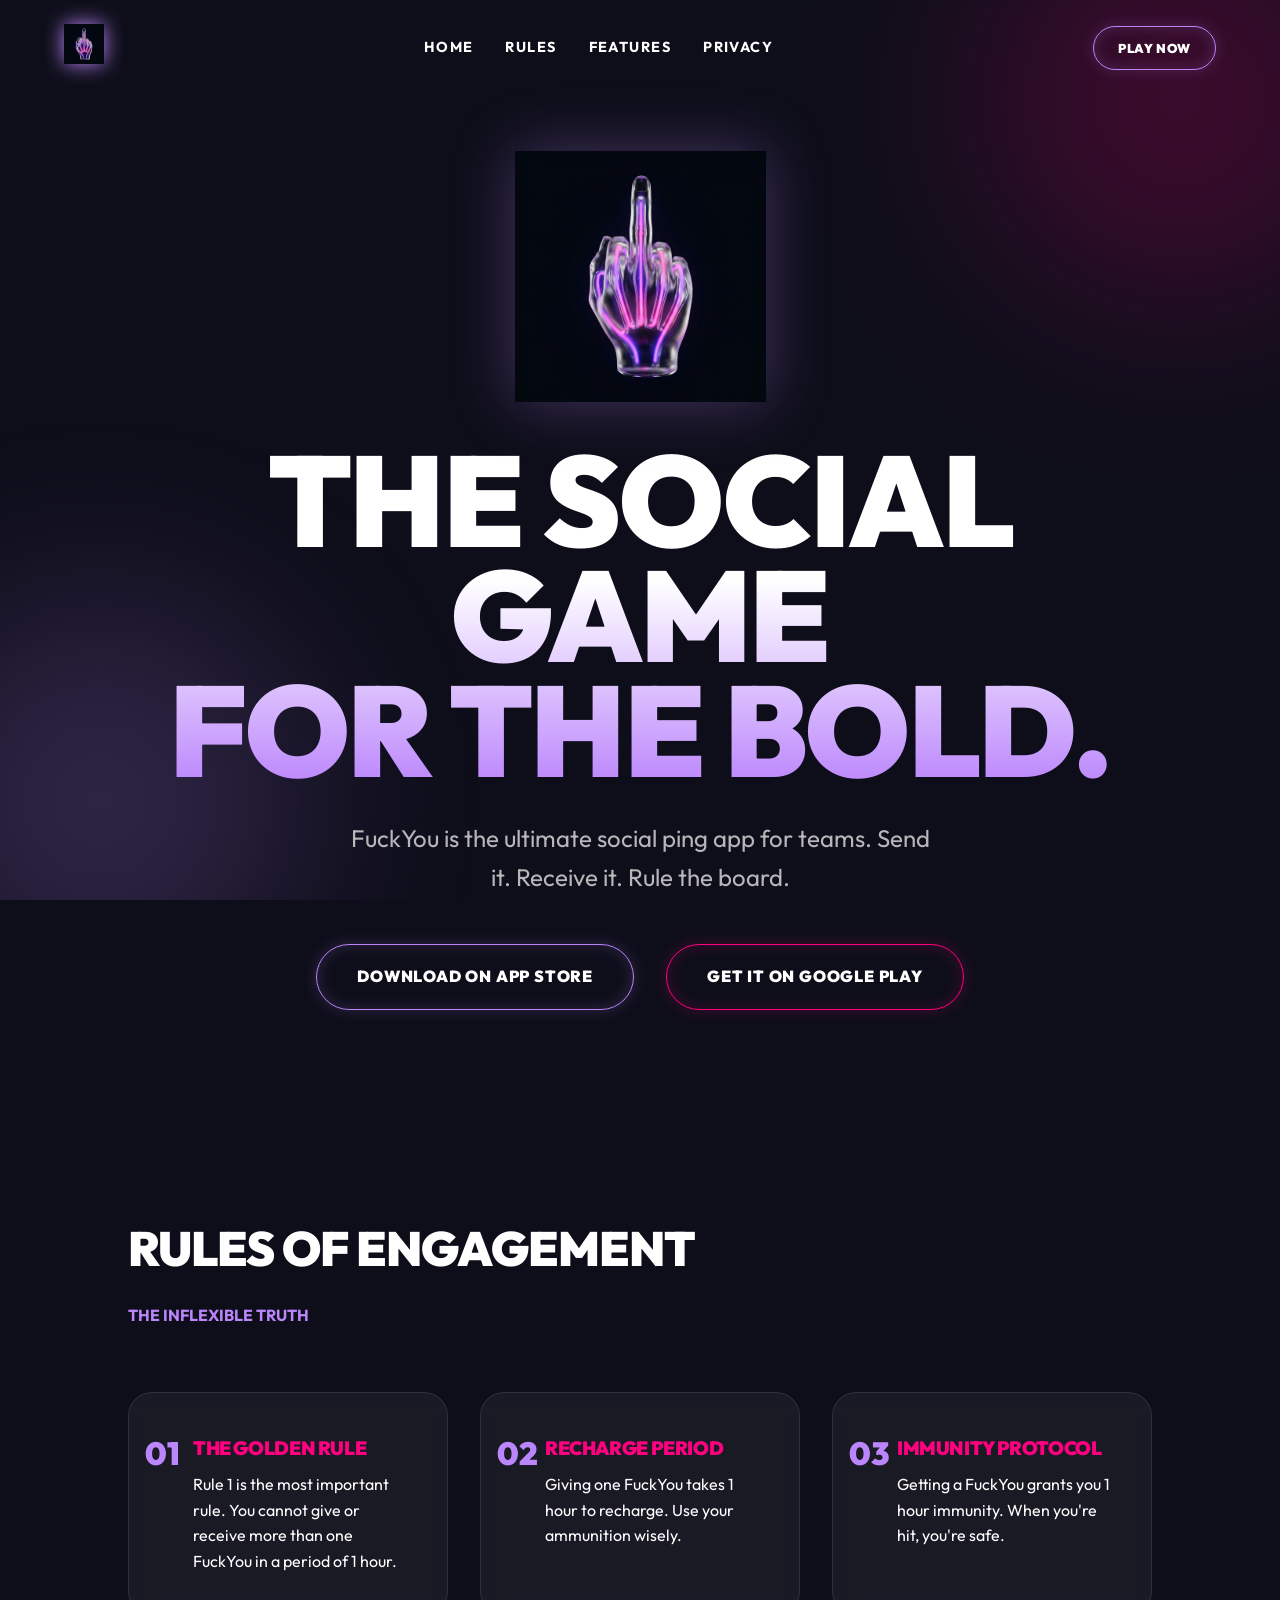
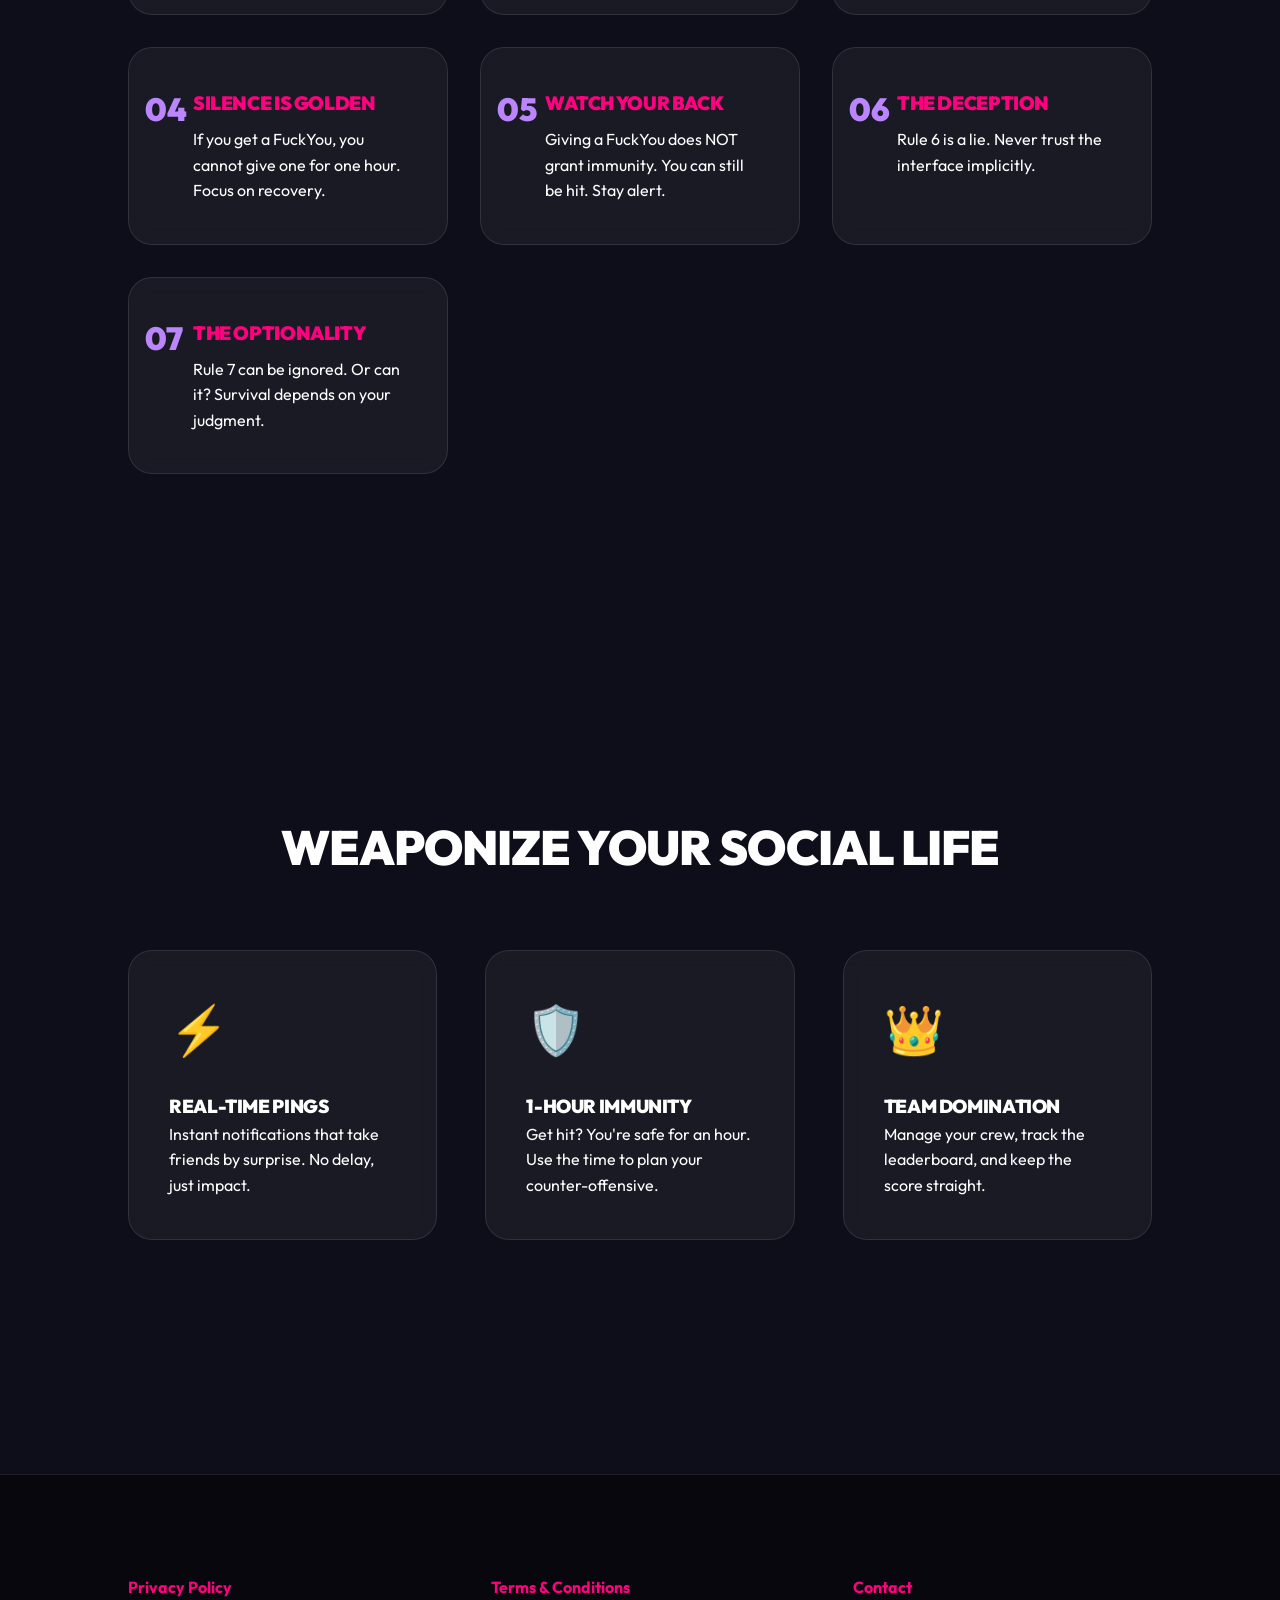
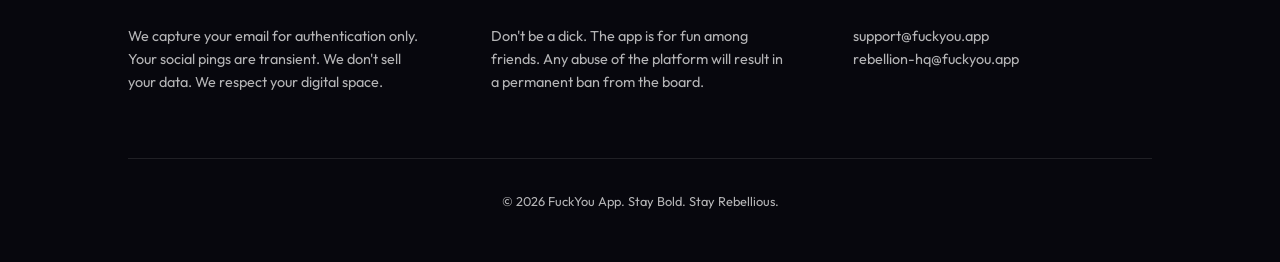
<file: index.html>
<!DOCTYPE html>
<html lang="en">

<head>
    <meta charset="UTF-8">
    <meta name="viewport" content="width=device-width, initial-scale=1.0">
    <title>FuckYou | The Social Game for the Bold</title>
    <meta name="description"
        content="FuckYou is the ultimate social ping app for teams. Send it. Receive it. Rule the board. High-stakes social gaming app.">
    <meta name="keywords" content="Social Gaming App, FuckYou App, Team Pings, Social Interaction">
    <link rel="stylesheet" href="style.css">
    <link rel="icon" type="image/png" href="assets/logo.png">
</head>

<body>
    <div class="bg-container">
        <!-- <div class="bg-image" id="parallax-bg"></div> -->
        <div class="glow-orb orb-1"></div>
        <div class="glow-orb orb-2"></div>
    </div>

    <header id="header">
        <div class="logo-container">
            <img src="assets/logo.png" alt="FuckYou Logo" class="logo-small">
        </div>
        <nav class="nav-links">
            <a href="#hero">Home</a>
            <a href="#rules">Rules</a>
            <a href="#features">Features</a>
            <a href="#legal">Privacy</a>
        </nav>
        <div class="header-cta">
            <a href="#" class="btn btn-primary" style="padding: 0.8rem 1.5rem; font-size: 0.8rem;">Play Now</a>
        </div>
    </header>

    <main>
        <!-- Hero Section -->
        <section class="hero" id="hero">
            <div class="reveal">
                <img src="assets/logo.png" alt="FuckYou Premium Logo" class="hero-logo">
                <h1 class="massive-text">The Social Game<br>for the Bold.</h1>
                <p class="subtitle">FuckYou is the ultimate social ping app for teams. Send it. Receive it. Rule the
                    board.</p>
                <div class="cta-group">
                    <a href="#" class="btn btn-primary">Download on App Store</a>
                    <a href="#" class="btn btn-secondary">Get it on Google Play</a>
                </div>
            </div>
        </section>

        <!-- Rules of Engagement Section -->
        <section class="rules" id="rules">
            <div class="reveal">
                <h2 style="font-size: 3rem; margin-bottom: 1rem;">Rules of Engagement</h2>
                <p style="color: var(--neon-purple); font-weight: 700; margin-bottom: 3rem;">THE INFLEXIBLE TRUTH</p>

                <div class="rules-grid">
                    <div class="glass-card rule-card">
                        <span class="rule-number">01</span>
                        <h3>THE GOLDEN RULE</h3>
                        <p>Rule 1 is the most important rule. You cannot give or receive more than one FuckYou in a
                            period of 1 hour.</p>
                    </div>
                    <div class="glass-card rule-card">
                        <span class="rule-number">02</span>
                        <h3>RECHARGE PERIOD</h3>
                        <p>Giving one FuckYou takes 1 hour to recharge. Use your ammunition wisely.</p>
                    </div>
                    <div class="glass-card rule-card">
                        <span class="rule-number">03</span>
                        <h3>IMMUNITY PROTOCOL</h3>
                        <p>Getting a FuckYou grants you 1 hour immunity. When you're hit, you're safe.</p>
                    </div>
                    <div class="glass-card rule-card">
                        <span class="rule-number">04</span>
                        <h3>SILENCE IS GOLDEN</h3>
                        <p>If you get a FuckYou, you cannot give one for one hour. Focus on recovery.</p>
                    </div>
                    <div class="glass-card rule-card">
                        <span class="rule-number">05</span>
                        <h3>WATCH YOUR BACK</h3>
                        <p>Giving a FuckYou does NOT grant immunity. You can still be hit. Stay alert.</p>
                    </div>
                    <div class="glass-card rule-card">
                        <span class="rule-number">06</span>
                        <h3>THE DECEPTION</h3>
                        <p>Rule 6 is a lie. Never trust the interface implicitly.</p>
                    </div>
                    <div class="glass-card rule-card">
                        <span class="rule-number">07</span>
                        <h3>THE OPTIONALITY</h3>
                        <p>Rule 7 can be ignored. Or can it? Survival depends on your judgment.</p>
                    </div>
                </div>
            </div>
        </section>

        <!-- Features Section -->
        <section class="features" id="features">
            <div class="reveal">
                <h2 style="font-size: 3rem; margin-bottom: 4rem; text-align: center;">Weaponize Your Social Life</h2>
                <div class="features-grid">
                    <div class="glass-card">
                        <span class="feature-icon">⚡</span>
                        <h3>Real-time Pings</h3>
                        <p>Instant notifications that take friends by surprise. No delay, just impact.</p>
                    </div>
                    <div class="glass-card">
                        <span class="feature-icon">🛡️</span>
                        <h3>1-Hour Immunity</h3>
                        <p>Get hit? You're safe for an hour. Use the time to plan your counter-offensive.</p>
                    </div>
                    <div class="glass-card">
                        <span class="feature-icon">👑</span>
                        <h3>Team Domination</h3>
                        <p>Manage your crew, track the leaderboard, and keep the score straight.</p>
                    </div>
                </div>
            </div>
        </section>
    </main>

    <!-- Legal Footer -->
    <footer id="legal">
        <div class="footer-content">
            <div class="footer-section">
                <h4>Privacy Policy</h4>
                <p style="color: var(--text-secondary); font-size: 0.9rem;">
                    We capture your email for authentication only. Your social pings are transient. We don't sell your
                    data. We respect your digital space.
                </p>
            </div>
            <div class="footer-section">
                <h4>Terms & Conditions</h4>
                <p style="color: var(--text-secondary); font-size: 0.9rem;">
                    Don't be a dick. The app is for fun among friends. Any abuse of the platform will result in a
                    permanent ban from the board.
                </p>
            </div>
            <div class="footer-section">
                <h4>Contact</h4>
                <p style="color: var(--text-secondary); font-size: 0.9rem;">
                    support@fuckyou.app<br>
                    rebellion-hq@fuckyou.app
                </p>
            </div>
        </div>
        <div class="footer-bottom">
            <p>&copy; 2026 FuckYou App. Stay Bold. Stay Rebellious.</p>
        </div>
    </footer>

    <script src="script.js"></script>
</body>

</html>
</file>
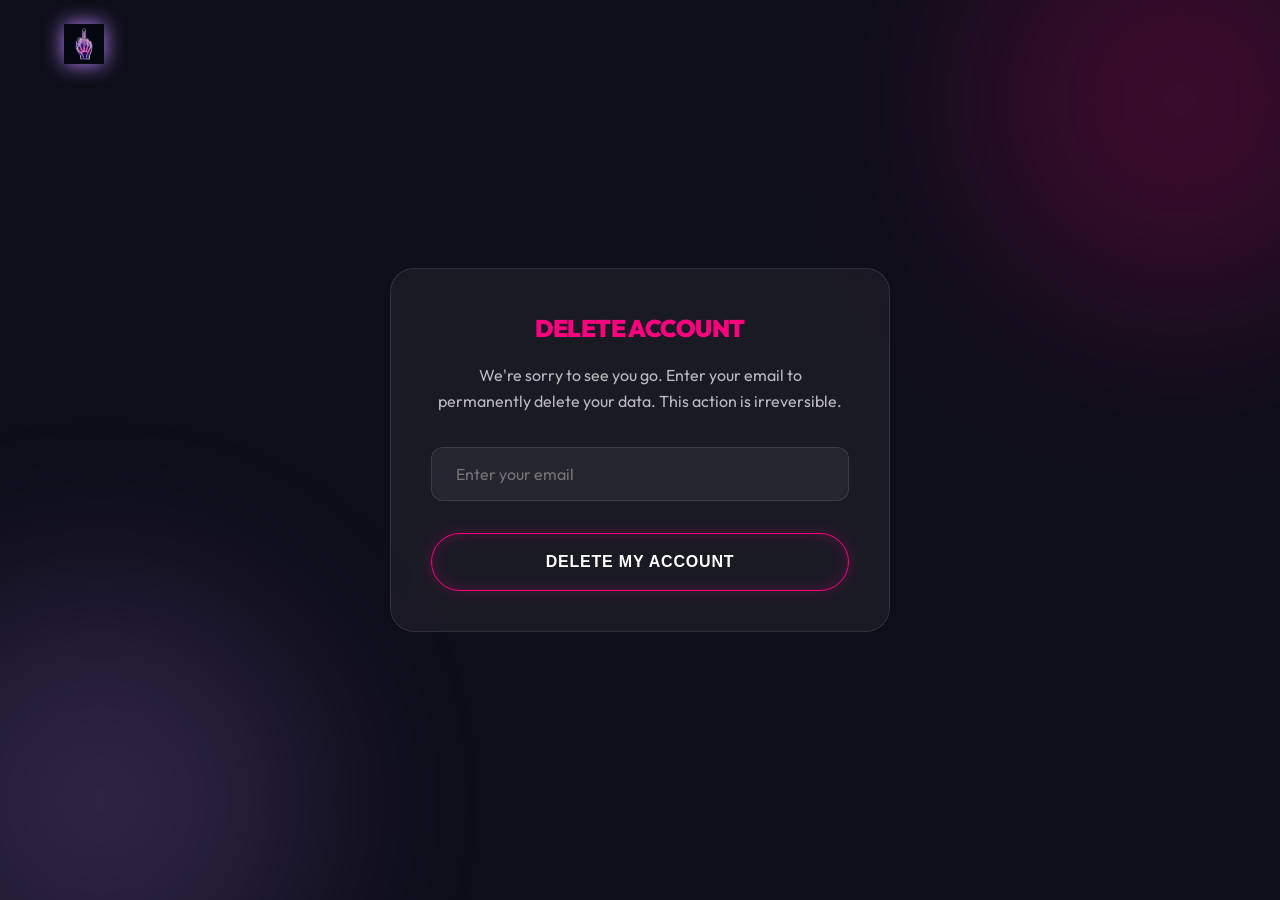
<file: delete-account/index.html>
<!DOCTYPE html>
<html lang="en">
<head>
    <meta charset="UTF-8">
    <meta name="viewport" content="width=device-width, initial-scale=1.0">
    <title>Delete Account | FuckYou App</title>
    <link rel="stylesheet" href="../style.css">
    <link rel="icon" type="image/png" href="../assets/logo.png">
    <style>
        .delete-container {
            max-width: 500px;
            width: 90%;
            margin: 0 auto;
            text-align: center;
        }
        
        .shimmer-box {
            height: 60px;
            width: 100%;
            border-radius: 12px;
            margin-bottom: 1rem;
        }

        #delete-content.hidden {
            display: none;
        }

        #loading-state.visible {
            display: flex;
        }

        #success-state.visible {
            display: block;
        }
    </style>
</head>
<body>
    <div class="bg-container">
        <div class="glow-orb orb-1"></div>
        <div class="glow-orb orb-2"></div>
    </div>

    <header>
        <div class="logo-container">
            <a href="../index.html">
                <img src="../assets/logo.png" alt="FuckYou Logo" class="logo-small">
            </a>
        </div>
    </header>

    <main style="display: flex; align-items: center; justify-content: center; min-height: 100vh;">
        <div class="glass-card delete-container reveal active">
            <!-- Initial State -->
            <div id="delete-content">
                <h2 style="margin-bottom: 1rem; color: var(--neon-pink);">Delete Account</h2>
                <p style="color: var(--text-secondary); margin-bottom: 2rem;">
                    We're sorry to see you go. Enter your email to permanently delete your data. This action is irreversible.
                </p>
                
                <input type="email" id="email-input" class="input-glass" placeholder="Enter your email" required>
                
                <button id="delete-btn" class="btn btn-secondary" style="width: 100%;">Delete My Account</button>
            </div>

            <!-- Loading State -->
            <div id="loading-state" class="loading-container">
                <div class="shimmer shimmer-box"></div>
                <div class="shimmer shimmer-box" style="width: 80%; height: 20px;"></div>
                <p class="loading-text">Deleting Account...</p>
            </div>

            <!-- Success State -->
            <div id="success-state" class="delete-status">
                ACCOUNT IS DELETED
                <p style="font-size: 1rem; color: var(--text-secondary); text-shadow: none; margin-top: 1.5rem; text-transform: none; font-weight: normal;">
                    Your data has been purged from our systems. Stay rebellious.
                </p>
                <div style="margin-top: 2rem;">
                    <a href="../index.html" class="btn btn-primary">Return to Home</a>
                </div>
            </div>
        </div>
    </main>

    <script>
        document.getElementById('delete-btn').addEventListener('click', () => {
            const email = document.getElementById('email-input').value;
            if (!email || !email.includes('@')) {
                alert('Please enter a valid email address.');
                return;
            }

            // Switch to Loading State
            document.getElementById('delete-content').classList.add('hidden');
            document.getElementById('loading-state').classList.add('visible');

            // Simulate Deletion
            setTimeout(() => {
                document.getElementById('loading-state').classList.remove('visible');
                document.getElementById('success-state').classList.add('visible');
            }, 2000);
        });

        // Simple entrance animation trigger
        window.addEventListener('DOMContentLoaded', () => {
            setTimeout(() => {
                document.querySelector('.reveal').classList.add('active');
            }, 100);
        });
    </script>
</body>
</html>
</file>
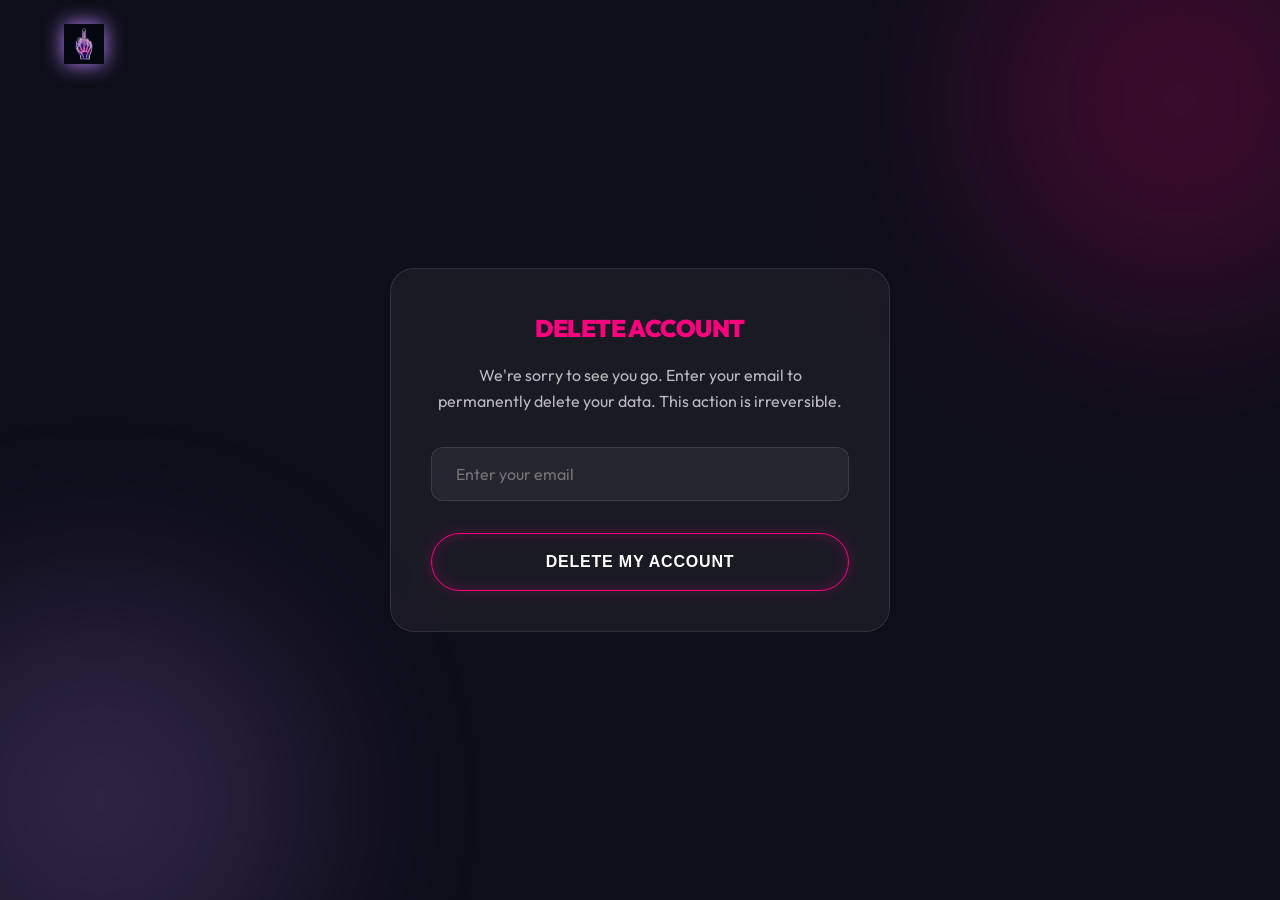
<file: delete-account.html>
<!DOCTYPE html>
<html lang="en">
<head>
    <meta charset="UTF-8">
    <meta name="viewport" content="width=device-width, initial-scale=1.0">
    <title>Delete Account | FuckYou App</title>
    <link rel="stylesheet" href="style.css">
    <link rel="icon" type="image/png" href="assets/logo.png">
    <style>
        .delete-container {
            max-width: 500px;
            width: 90%;
            margin: 0 auto;
            text-align: center;
        }
        
        .shimmer-box {
            height: 60px;
            width: 100%;
            border-radius: 12px;
            margin-bottom: 1rem;
        }

        #delete-content.hidden {
            display: none;
        }

        #loading-state.visible {
            display: flex;
        }

        #success-state.visible {
            display: block;
        }
    </style>
</head>
<body>
    <div class="bg-container">
        <div class="glow-orb orb-1"></div>
        <div class="glow-orb orb-2"></div>
    </div>

    <header>
        <div class="logo-container">
            <a href="index.html">
                <img src="assets/logo.png" alt="FuckYou Logo" class="logo-small">
            </a>
        </div>
    </header>

    <main style="display: flex; align-items: center; justify-content: center; min-height: 100vh;">
        <div class="glass-card delete-container reveal active">
            <!-- Initial State -->
            <div id="delete-content">
                <h2 style="margin-bottom: 1rem; color: var(--neon-pink);">Delete Account</h2>
                <p style="color: var(--text-secondary); margin-bottom: 2rem;">
                    We're sorry to see you go. Enter your email to permanently delete your data. This action is irreversible.
                </p>
                
                <input type="email" id="email-input" class="input-glass" placeholder="Enter your email" required>
                
                <button id="delete-btn" class="btn btn-secondary" style="width: 100%;">Delete My Account</button>
            </div>

            <!-- Loading State -->
            <div id="loading-state" class="loading-container">
                <div class="shimmer shimmer-box"></div>
                <div class="shimmer shimmer-box" style="width: 80%; height: 20px;"></div>
                <p class="loading-text">Deleting Account...</p>
            </div>

            <!-- Success State -->
            <div id="success-state" class="delete-status">
                ACCOUNT IS DELETED
                <p style="font-size: 1rem; color: var(--text-secondary); text-shadow: none; margin-top: 1.5rem; text-transform: none; font-weight: normal;">
                    Your data has been purged from our systems. Stay rebellious.
                </p>
                <div style="margin-top: 2rem;">
                    <a href="index.html" class="btn btn-primary">Return to Home</a>
                </div>
            </div>
        </div>
    </main>

    <script>
        document.getElementById('delete-btn').addEventListener('click', () => {
            const email = document.getElementById('email-input').value;
            if (!email || !email.includes('@')) {
                alert('Please enter a valid email address.');
                return;
            }

            // Switch to Loading State
            document.getElementById('delete-content').classList.add('hidden');
            document.getElementById('loading-state').classList.add('visible');

            // Simulate Deletion
            setTimeout(() => {
                document.getElementById('loading-state').classList.remove('visible');
                document.getElementById('success-state').classList.add('visible');
            }, 2000);
        });

        // Simple entrance animation trigger
        window.addEventListener('DOMContentLoaded', () => {
            setTimeout(() => {
                document.querySelector('.reveal').classList.add('active');
            }, 100);
        });
    </script>
</body>
</html>
</file>
<file: style.css>
@import url('https://fonts.googleapis.com/css2?family=Outfit:wght@400;700;900&display=swap');

:root {
    --bg-color: #0E0E1A;
    --neon-purple: #BB86FC;
    --neon-pink: #FF007F;
    --electric-blue: #00D4FF;
    --text-primary: #FFFFFF;
    --text-secondary: rgba(255, 255, 255, 0.7);
    --glass-bg: rgba(255, 255, 255, 0.05);
    --glass-border: rgba(255, 255, 255, 0.1);
    --transition: all 0.3s cubic-bezier(0.4, 0, 0.2, 1);
}

* {
    margin: 0;
    padding: 0;
    box-sizing: border-box;
}

body {
    background-color: var(--bg-color);
    color: var(--text-primary);
    font-family: 'Outfit', sans-serif;
    overflow-x: hidden;
    line-height: 1.6;
}

/* Background Effects */
.bg-container {
    position: fixed;
    top: 0;
    left: 0;
    width: 100%;
    height: 100%;
    z-index: -1;
    overflow: hidden;
}

.bg-image {
    position: absolute;
    top: 0;
    left: 0;
    width: 100%;
    height: 151%; /* For parallax */
    background: url('assets/bg.png') center/cover no-repeat;
    opacity: 0.4;
    filter: brightness(0.6);
}

.glow-orb {
    position: absolute;
    width: 400px;
    height: 400px;
    border-radius: 50%;
    filter: blur(100px);
    opacity: 0.2;
    pointer-events: none;
    z-index: -1;
}

.orb-1 {
    top: -100px;
    right: -100px;
    background: var(--neon-pink);
    animation: float 20s infinite alternate;
}

.orb-2 {
    bottom: -100px;
    left: -100px;
    background: var(--neon-purple);
    animation: float 25s infinite alternate-reverse;
}

@keyframes float {
    0% { transform: translate(0, 0); }
    100% { transform: translate(100px, 50px); }
}

/* Typography */
h1, h2, h3 {
    font-weight: 900;
    text-transform: uppercase;
    letter-spacing: -0.02em;
}

.massive-text {
    font-size: clamp(3rem, 10vw, 8rem);
    line-height: 0.9;
    margin-bottom: 2rem;
    background: linear-gradient(to bottom, #fff 40%, var(--neon-purple));
    background-clip: text;
    -webkit-background-clip: text;
    -webkit-text-fill-color: transparent;
}

/* Header */
header {
    position: fixed;
    top: 0;
    left: 0;
    width: 100%;
    padding: 1.5rem 5%;
    display: flex;
    justify-content: space-between;
    align-items: center;
    z-index: 1000;
    transition: var(--transition);
    backdrop-filter: blur(0px);
}

header.scrolled {
    padding: 1rem 5%;
    background: rgba(14, 14, 26, 0.8);
    backdrop-filter: blur(20px);
    border-bottom: 1px solid var(--glass-border);
}

.logo-small {
    height: 40px;
    filter: drop-shadow(0 0 10px var(--neon-purple));
}

.nav-links {
    display: flex;
    gap: 2rem;
}

.nav-links a {
    color: var(--text-primary);
    text-decoration: none;
    font-weight: 700;
    text-transform: uppercase;
    font-size: 0.9rem;
    letter-spacing: 0.1em;
    transition: var(--transition);
}

.nav-links a:hover {
    color: var(--neon-pink);
    text-shadow: 0 0 10px var(--neon-pink);
}

/* Sections */
section {
    padding: 100px 10%;
    min-height: 100vh;
    display: flex;
    flex-direction: column;
    justify-content: center;
}

/* Hero */
.hero {
    text-align: center;
    padding-top: 151px;
}

.hero-logo {
    width: 251px;
    margin: 0 auto 2rem;
    animation: breathe 4s ease-in-out infinite;
    filter: drop-shadow(0 0 30px rgba(187, 134, 252, 0.3));
}

@keyframes breathe {
    0%, 100% { transform: scale(1); filter: drop-shadow(0 0 30px rgba(187, 134, 252, 0.3)); }
    50% { transform: scale(1.05); filter: drop-shadow(0 0 50px rgba(187, 134, 252, 0.6)); }
}

.subtitle {
    font-size: 1.5rem;
    color: var(--text-secondary);
    max-width: 600px;
    margin: 0 auto 3rem;
}

.cta-group {
    display: flex;
    gap: 2rem;
    justify-content: center;
}

.btn {
    padding: 1.2rem 2.5rem;
    border-radius: 51px;
    font-weight: 900;
    text-transform: uppercase;
    text-decoration: none;
    font-size: 1rem;
    letter-spacing: 0.05em;
    transition: var(--transition);
    position: relative;
    overflow: hidden;
}

.btn-primary {
    background: transparent;
    color: #fff;
    border: 1px solid var(--neon-purple);
    box-shadow: 0 0 15px rgba(187, 134, 252, 0.2), inset 0 0 15px rgba(187, 134, 252, 0.2);
}

.btn-primary:hover {
    background: var(--neon-purple);
    color: #000;
    box-shadow: 0 0 40px var(--neon-purple);
    transform: translateY(-5px);
}

.btn-secondary {
    background: transparent;
    color: #fff;
    border: 1px solid var(--neon-pink);
    box-shadow: 0 0 15px rgba(255, 0, 127, 0.2), inset 0 0 15px rgba(255, 0, 127, 0.2);
}

.btn-secondary:hover {
    background: var(--neon-pink);
    color: #fff;
    box-shadow: 0 0 40px var(--neon-pink);
    transform: translateY(-5px);
}

/* Glass Cards */
.glass-card {
    background: var(--glass-bg);
    backdrop-filter: blur(10px);
    border: 1px solid var(--glass-border);
    border-radius: 24px;
    padding: 2.5rem;
    transition: var(--transition);
}

.glass-card:hover {
    border-color: var(--neon-purple);
    background: rgba(255, 255, 255, 0.08);
    transform: translateY(-10px);
    box-shadow: 0 10px 40px rgba(0,0,0,0.5), 0 0 20px rgba(187, 134, 252, 0.1);
}

/* Rules Section */
.rules-grid {
    display: grid;
    grid-template-columns: repeat(auto-fit, minmax(300px, 1fr));
    gap: 2rem;
    margin-top: 4rem;
}

.rule-card {
    position: relative;
    padding-left: 4rem;
}

.rule-number {
    position: absolute;
    left: 1rem;
    top: 2.2rem;
    font-size: 2rem;
    font-weight: 900;
    color: var(--neon-purple);
}

.rule-card h3 {
    color: var(--neon-pink);
    font-size: 1.2rem;
    margin-bottom: 0.5rem;
}

/* Features Section */
.features-grid {
    display: grid;
    grid-template-columns: repeat(auto-fit, minmax(280px, 1fr));
    gap: 3rem;
}

.feature-icon {
    font-size: 3rem;
    margin-bottom: 1.5rem;
    display: block;
}

/* Footer */
footer {
    padding: 100px 10% 50px;
    background: rgba(0,0,0,0.5);
    border-top: 1px solid var(--glass-border);
}

.footer-content {
    display: grid;
    grid-template-columns: repeat(auto-fit, minmax(250px, 1fr));
    gap: 4rem;
    margin-bottom: 4rem;
}

.footer-section h4 {
    margin-bottom: 1.5rem;
    color: var(--neon-pink);
}

.footer-bottom {
    text-align: center;
    color: var(--text-secondary);
    font-size: 0.8rem;
    padding-top: 2rem;
    border-top: 1px solid var(--glass-border);
}

/* Animations */
.reveal {
    opacity: 0;
    transform: translateY(30px);
    transition: all 0.8s ease-out;
}

.reveal.active {
    opacity: 1;
    transform: translateY(0);
}

/* Loading & Shimmer */
.shimmer {
    background: linear-gradient(
        90deg,
        rgba(255, 255, 255, 0.05) 0%,
        rgba(255, 255, 255, 0.1) 50%,
        rgba(255, 255, 255, 0.05) 100%
    );
    background-size: 200% 100%;
    animation: shimmer 1.5s infinite linear;
}

@keyframes shimmer {
    0% { background-position: -200% 0; }
    100% { background-position: 200% 0; }
}

.loading-container {
    display: none;
    flex-direction: column;
    align-items: center;
    gap: 1.5rem;
}

.loading-text {
    font-size: 1.2rem;
    font-weight: 700;
    color: var(--neon-purple);
    text-transform: uppercase;
    letter-spacing: 0.1em;
}

.input-glass {
    width: 100%;
    background: rgba(255, 255, 255, 0.05);
    border: 1px solid var(--glass-border);
    border-radius: 12px;
    padding: 1rem 1.5rem;
    color: #fff;
    font-family: inherit;
    font-size: 1rem;
    margin-bottom: 2rem;
    transition: var(--transition);
}

.input-glass:focus {
    outline: none;
    border-color: var(--neon-pink);
    box-shadow: 0 0 15px rgba(255, 0, 127, 0.3);
}

.delete-status {
    display: none;
    text-align: center;
    color: var(--electric-blue);
    font-size: 2rem;
    font-weight: 900;
    text-transform: uppercase;
    text-shadow: 0 0 20px var(--electric-blue);
}

@media (max-width: 768px) {
    .nav-links { display: none; }
    .cta-group { flex-direction: column; }
    .massive-text { font-size: 4rem; }
}
</file>
